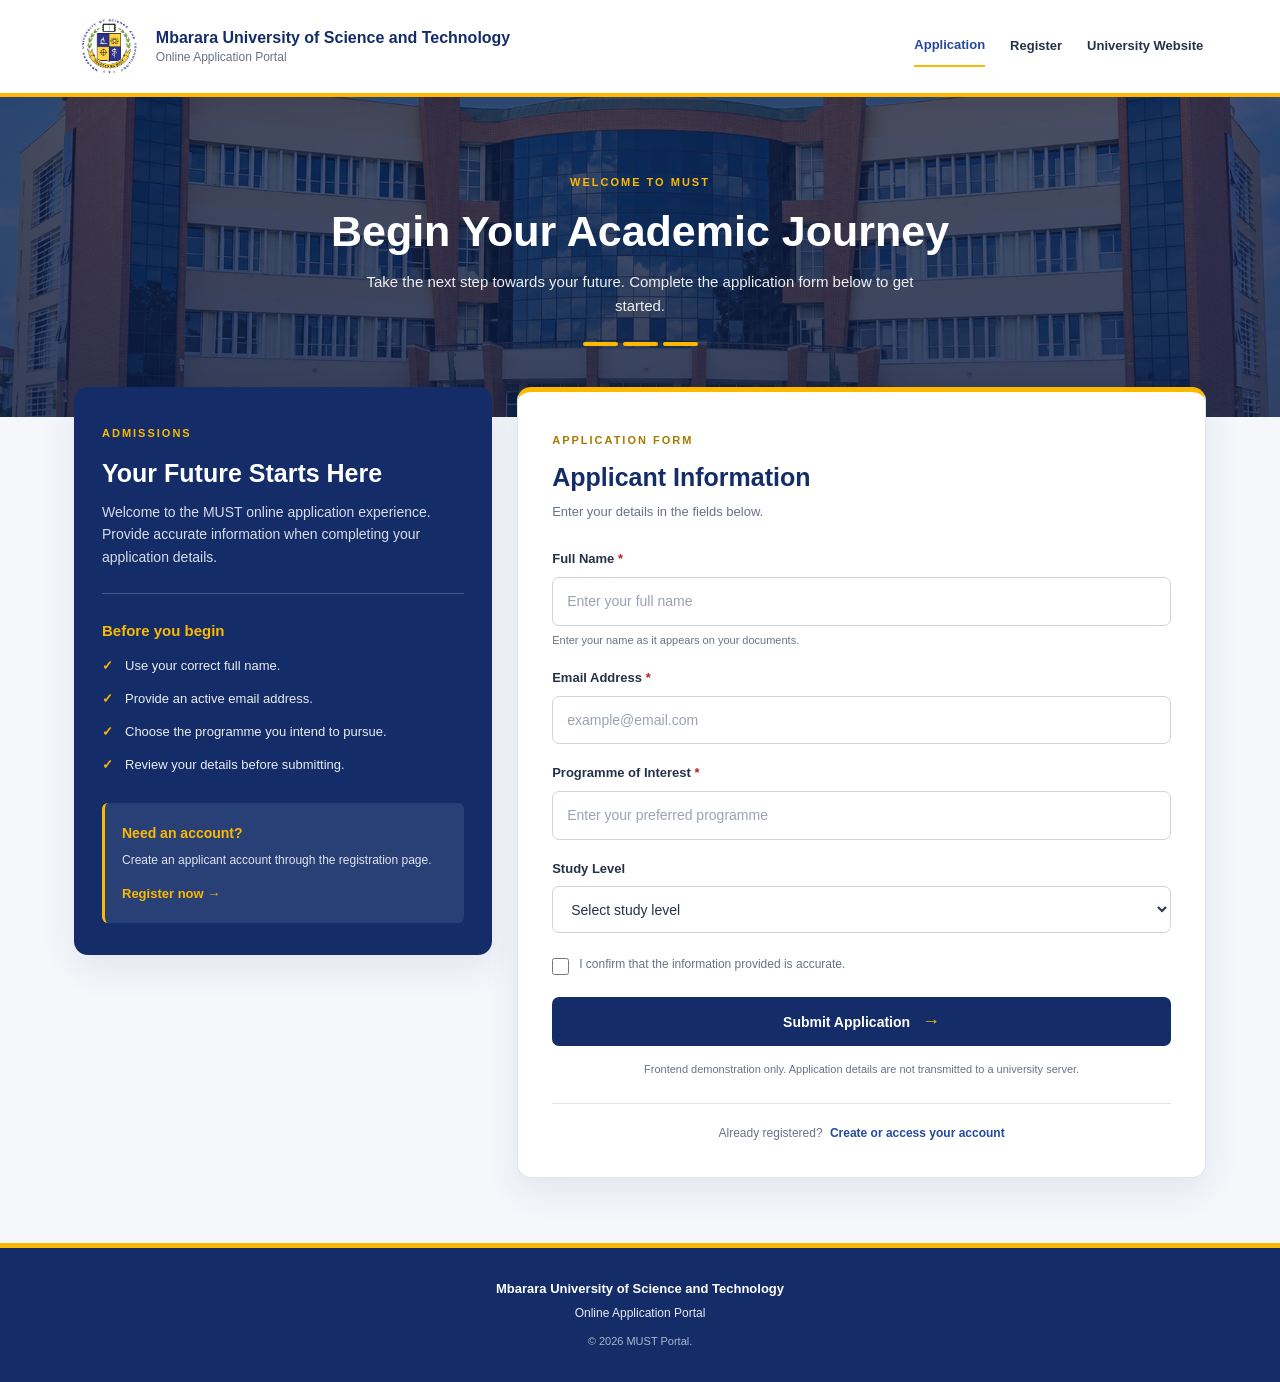
<file: index.html>
<!DOCTYPE html>
<html lang="en">
<head>
    <meta charset="UTF-8">
    <meta name="viewport" content="width=device-width, initial-scale=1.0">

    <meta name="description" content="MUST online application portal frontend prototype.">

    <title>Online Application | MUST</title>

    <link rel="stylesheet" href="style.css">
    <script src="app.js" defer></script>
</head>

<body>
    <header class="site-header">
        <a class="brand" href="index.html" aria-label="MUST application portal home">
            <img
                src="campus_logo.jpg"
                alt="MUST university logo"
                class="university-logo"
            >
            <span class="brand-text">
                <strong>Mbarara University of Science and Technology</strong>
                <small>Online Application Portal</small>
            </span>
        </a>

        <nav class="main-nav" aria-label="Main navigation">
            <a href="index.html" aria-current="page">Application</a>
            <a href="register.html">Register</a>
            <a href="https://www.must.ac.ug/" target="_blank" rel="noopener noreferrer">
                University Website
            </a>
        </nav>
    </header>

    <main>
        <section class="hero-section">
            <div class="hero-content">
                <span class="eyebrow">WELCOME TO MUST</span>

                <h1>Begin Your Academic Journey</h1>

                <p>
                    Take the next step towards your future.
                    Complete the application form below to get started.
                </p>

                <div class="hero-accent">
                    <span></span>
                    <span></span>
                    <span></span>
                </div>
            </div>
        </section>

        <section class="content-section" aria-labelledby="application-title">
            <div class="application-layout">

                <aside class="information-panel">
                    <span class="panel-label">ADMISSIONS</span>

                    <h2>Your Future Starts Here</h2>

                    <p>
                        Welcome to the MUST online application experience.
                        Provide accurate information when completing your
                        application details.
                    </p>

                    <div class="info-divider"></div>

                    <h3>Before you begin</h3>

                    <ul class="check-list">
                        <li>Use your correct full name.</li>
                        <li>Provide an active email address.</li>
                        <li>Choose the programme you intend to pursue.</li>
                        <li>Review your details before submitting.</li>
                    </ul>

                    <div class="information-note">
                        <strong>Need an account?</strong>
                        <p>
                            Create an applicant account through the
                            registration page.
                        </p>
                        <a href="register.html">Register now →</a>
                    </div>
                </aside>

                <section class="form-card">
                    <div class="form-heading">
                        <span class="section-label">APPLICATION FORM</span>
                        <h2 id="application-title">Applicant Information</h2>
                        <p>Enter your details in the fields below.</p>
                    </div>

                    <form id="application-form" novalidate>

                        <div class="form-group">
                            <label for="fullName">Full Name <span>*</span></label>
                            <input
                                type="text"
                                id="fullName"
                                name="fullName"
                                placeholder="Enter your full name"
                                autocomplete="name"
                                minlength="3"
                                maxlength="100"
                                required
                            >
                            <small>Enter your name as it appears on your documents.</small>
                        </div>

                        <div class="form-group">
                            <label for="email">Email Address <span>*</span></label>
                            <input
                                type="email"
                                id="email"
                                name="email"
                                placeholder="example@email.com"
                                autocomplete="email"
                                maxlength="120"
                                required
                            >
                        </div>

                        <div class="form-group">
                            <label for="programme">Programme of Interest <span>*</span></label>
                            <input
                                type="text"
                                id="programme"
                                name="programme"
                                placeholder="Enter your preferred programme"
                                minlength="2"
                                maxlength="120"
                                required
                            >
                        </div>

                        <div class="form-group">
                            <label for="studyLevel">Study Level</label>
                            <select id="studyLevel" name="studyLevel">
                                <option value="">Select study level</option>
                                <option value="Undergraduate">Undergraduate</option>
                                <option value="Postgraduate">Postgraduate</option>
                                <option value="Diploma">Diploma</option>
                                <option value="Certificate">Certificate</option>
                            </select>
                        </div>

                        <div class="form-check">
                            <input
                                type="checkbox"
                                id="confirmDetails"
                                name="confirmDetails"
                                required
                            >
                            <label for="confirmDetails">
                                I confirm that the information provided is accurate.
                            </label>
                        </div>

                        <p
                            class="form-message"
                            id="application-message"
                            role="status"
                            aria-live="polite"
                        ></p>

                        <button type="submit" class="primary-button">
                            Submit Application
                            <span aria-hidden="true">→</span>
                        </button>

                        <p class="form-disclaimer">
                            Frontend demonstration only. Application details
                            are not transmitted to a university server.
                        </p>
                    </form>

                    <div class="form-bottom">
                        Already registered?
                        <a href="register.html">Create or access your account</a>
                    </div>
                </section>

            </div>
        </section>
    </main>

    <footer class="site-footer">
        <div class="footer-inner">
            <p>
                <strong>Mbarara University of Science and Technology</strong>
            </p>
            <p>Online Application Portal</p>
            <p class="copyright">
                &copy; <span id="current-year"></span> MUST Portal.
            </p>
        </div>
    </footer>
</body>
</html>
</file>
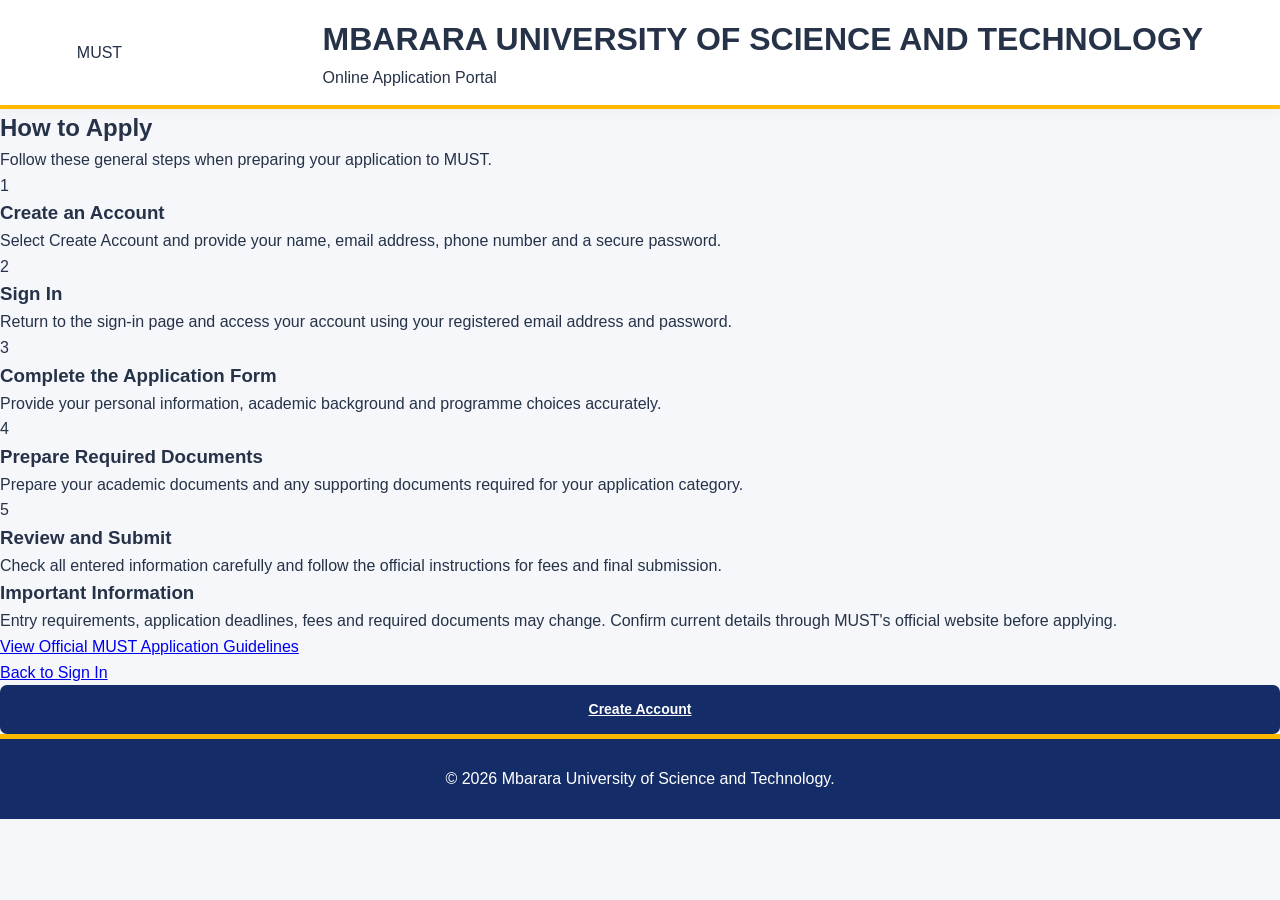
<file: how_to_apply.html>
<!DOCTYPE html>
<html lang="en">
<head>
    <meta charset="UTF-8">
    <meta name="viewport" content="width=device-width, initial-scale=1.0">

    <title>MUST | How to Apply</title>

    <link rel="stylesheet" href="style.css">
</head>

<body>

    <header class="site-header">

        <div class="brand-mark">MUST</div>

        <div class="university-info">
            <h1>MBARARA UNIVERSITY OF SCIENCE AND TECHNOLOGY</h1>
            <p class="subtitle">Online Application Portal</p>
        </div>

    </header>

    <main class="main-content">

        <section class="card guide-card">

            <h2>How to Apply</h2>

            <p class="description">
                Follow these general steps when preparing your application to MUST.
            </p>

            <article class="application-step">

                <span class="step-number">1</span>

                <div>
                    <h3>Create an Account</h3>

                    <p>
                        Select Create Account and provide your name,
                        email address, phone number and a secure password.
                    </p>
                </div>

            </article>

            <article class="application-step">

                <span class="step-number">2</span>

                <div>
                    <h3>Sign In</h3>

                    <p>
                        Return to the sign-in page and access your account
                        using your registered email address and password.
                    </p>
                </div>

            </article>

            <article class="application-step">

                <span class="step-number">3</span>

                <div>
                    <h3>Complete the Application Form</h3>

                    <p>
                        Provide your personal information, academic background
                        and programme choices accurately.
                    </p>
                </div>

            </article>

            <article class="application-step">

                <span class="step-number">4</span>

                <div>
                    <h3>Prepare Required Documents</h3>

                    <p>
                        Prepare your academic documents and any supporting
                        documents required for your application category.
                    </p>
                </div>

            </article>

            <article class="application-step">

                <span class="step-number">5</span>

                <div>
                    <h3>Review and Submit</h3>

                    <p>
                        Check all entered information carefully and follow
                        the official instructions for fees and final submission.
                    </p>
                </div>

            </article>

            <aside class="application-notice">

                <h3>Important Information</h3>

                <p>
                    Entry requirements, application deadlines, fees and
                    required documents may change. Confirm current details
                    through MUST's official website before applying.
                </p>

                <a
                    href="https://www.must.ac.ug/study-at-must/admissions/application-guidelines/"
                    target="_blank"
                    rel="noopener noreferrer"
                >
                    View Official MUST Application Guidelines
                </a>

            </aside>

            <div class="button-group guide-actions">

                <a href="index.html" class="secondary-button">
                    Back to Sign In
                </a>

                <a href="register.html" class="primary-button">
                    Create Account
                </a>

            </div>

        </section>

    </main>

    <footer class="site-footer">
        <p>&copy; 2026 Mbarara University of Science and Technology.</p>
    </footer>

</body>
</html>
</file>
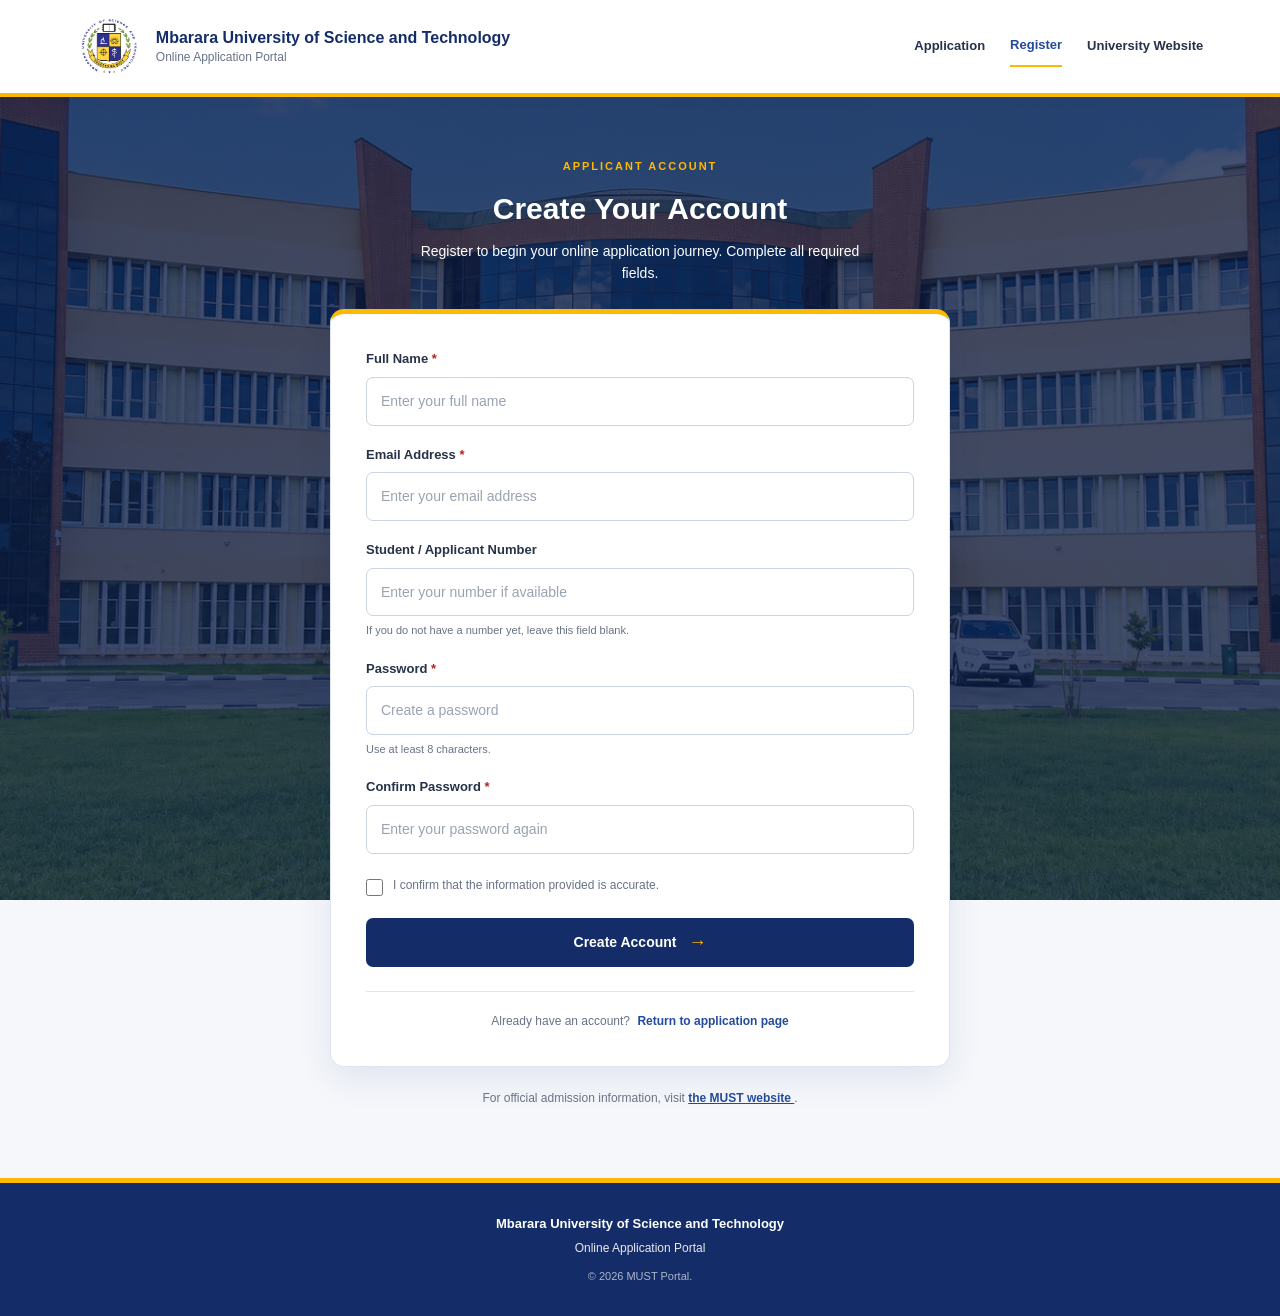
<file: register.html>
<!DOCTYPE html>
<html lang="en">
<head>
    <meta charset="UTF-8">
    <meta name="viewport" content="width=device-width, initial-scale=1.0">

    <meta name="description" content="Applicant registration Portal.">

    <title>Applicant Registration | MUST</title>

    <link rel="stylesheet" href="style.css">
    <script src="app.js" defer></script>
</head>

<body>
    <header class="site-header">
        <a class="brand" href="index.html" aria-label="MUST application portal home">
            <img
                src="campus_logo.jpg"
                alt="MUST university logo"
                class="university-logo"
            >
            <span class="brand-text">
                <strong>Mbarara University of Science and Technology</strong>
                <small>Online Application Portal</small>
            </span>
        </a>

        <nav class="main-nav" aria-label="Main navigation">
            <a href="index.html">Application</a>
            <a href="register.html" aria-current="page">Register</a>
            <a href="https://www.must.ac.ug/" target="_blank" rel="noopener noreferrer">
                University Website
            </a>
        </nav>
    </header>

    <main class="registration-main">
        <section class="registration-wrapper" aria-labelledby="registration-title">

            <div class="registration-intro">
                <span class="section-label">APPLICANT ACCOUNT</span>
                <h1>Create Your Account</h1>
                <p>
                    Register to begin your online application journey.
                    Complete all required fields.
                </p>
            </div>

            <section class="form-card registration-card">
                <form id="registration-form" novalidate>

                    <div class="form-group">
                        <label for="fullname">Full Name <span>*</span></label>
                        <input
                            type="text"
                            id="fullname"
                            name="fullName"
                            placeholder="Enter your full name"
                            autocomplete="name"
                            minlength="3"
                            maxlength="100"
                            required
                        >
                    </div>

                    <div class="form-group">
                        <label for="email">Email Address <span>*</span></label>
                        <input
                            type="email"
                            id="email"
                            name="email"
                            placeholder="Enter your email address"
                            autocomplete="email"
                            maxlength="120"
                            required
                        >
                    </div>

                    <div class="form-group">
                        <label for="studentnumber">Student / Applicant Number</label>
                        <input
                            type="text"
                            id="studentnumber"
                            name="studentNumber"
                            placeholder="Enter your number if available"
                            autocomplete="off"
                            maxlength="40"
                        >
                        <small>
                            If you do not have a number yet, leave this field blank.
                        </small>
                    </div>

                    <div class="form-group">
                        <label for="password">Password <span>*</span></label>
                        <input
                            type="password"
                            id="password"
                            name="password"
                            placeholder="Create a password"
                            autocomplete="new-password"
                            minlength="8"
                            maxlength="72"
                            required
                        >
                        <small>Use at least 8 characters.</small>
                    </div>

                    <div class="form-group">
                        <label for="confirm-password">
                            Confirm Password <span>*</span>
                        </label>
                        <input
                            type="password"
                            id="confirm-password"
                            name="confirmPassword"
                            placeholder="Enter your password again"
                            autocomplete="new-password"
                            minlength="8"
                            maxlength="72"
                            required
                        >
                    </div>

                    <div class="form-check">
                        <input
                            type="checkbox"
                            id="terms"
                            name="terms"
                            required
                        >
                        <label for="terms">
                            I confirm that the information provided is accurate.
                        </label>
                    </div>

                    <p
                        class="form-message"
                        id="registration-message"
                        role="status"
                        aria-live="polite"
                    ></p>

                    <button type="submit" class="primary-button">
                        Create Account
                        <span aria-hidden="true">→</span>
                    </button>

                </form>

                <div class="form-bottom">
                    Already have an account?
                    <a href="index.html">Return to application page</a>
                </div>
            </section>

            <p class="registration-help">
                For official admission information, visit
                <a href="https://www.must.ac.ug/" target="_blank" rel="noopener noreferrer">
                    the MUST website
                </a>.
            </p>

        </section>
    </main>

    <footer class="site-footer">
        <div class="footer-inner">
            <p>
                <strong>Mbarara University of Science and Technology</strong>
            </p>
            <p>Online Application Portal</p>
            <p class="copyright">
                &copy; <span id="current-year"></span> MUST Portal.
            </p>
        </div>
    </footer>
</body>
</html>
</file>
<file: style.css>
/*MUST ONLINE APPLICATION PORTAL*/

/* COLOUR SYSTEM */
:root {
    --must-navy: #142D68;
    --must-blue: #244B9B;
    --must-dark: #0D204D;
    --must-gold: #FCB900;

    --white: #FFFFFF;
    --background: #F5F7FB;
    --surface: #FFFFFF;

    --text: #263247;
    --muted: #687386;
    --border: #E0E5ED;

    --success: #187A43;
    --error: #B42318;

    --shadow: 0 12px 35px rgba(20, 45, 104, 0.09);
    --radius: 14px;
}

/* RESET */
* {
    margin: 0;
    padding: 0;
    box-sizing: border-box;
}

html {
    scroll-behavior: smooth;
}

body {
    min-height: 100vh;
    font-family: "Segoe UI", Arial, sans-serif;
    color: var(--text);
    background: var(--background);
    line-height: 1.6;
}

/* HEADER */
.site-header {
    min-height: 92px;
    padding: 14px 6%;
    display: flex;
    justify-content: space-between;
    align-items: center;
    gap: 24px;
    flex-wrap: wrap;

    background: var(--white);
    border-bottom: 4px solid var(--must-gold);
    box-shadow: 0 3px 15px rgba(0, 0, 0, 0.04);
    position: relative;
    z-index: 2;
}

.brand {
    display: flex;
    align-items: center;
    gap: 14px;
    color: var(--must-navy);
    text-decoration: none;
}

.brand:hover {
    text-decoration: none;
}

.university-logo {
    width: 65px;
    height: 65px;
    object-fit: contain;
    flex-shrink: 0;
}

.brand-text {
    display: flex;
    flex-direction: column;
    line-height: 1.4;
}

.brand-text strong {
    color: var(--must-navy);
    font-size: 16px;
    font-weight: 750;
}

.brand-text small {
    color: var(--muted);
    font-size: 12px;
}

/* NAVIGATION */
.main-nav {
    display: flex;
    align-items: center;
    gap: 25px;
    flex-wrap: wrap;
}

.main-nav a {
    color: var(--text);
    text-decoration: none;
    font-size: 13px;
    font-weight: 650;
    padding: 9px 0;
    transition: color 0.2s ease;
}

.main-nav a:hover,
.main-nav a[aria-current="page"] {
    color: var(--must-blue);
}

.main-nav a[aria-current="page"] {
    border-bottom: 2px solid var(--must-gold);
}

/* HERO SECTION */
.hero-section {
    min-height: 320px;
    display: flex;
    align-items: center;
    justify-content: center;
    text-align: center;
    padding: 65px 20px;

    background:
        linear-gradient(
            rgba(13, 32, 77, 0.66),
            rgba(13, 32, 77, 0.76)
        ),
        url("Campus-building1.png");

    background-size: cover;
    background-position: center 40%;
    background-repeat: no-repeat;
}

.hero-content {
    width: 100%;
    max-width: 760px;
}

.eyebrow,
.section-label,
.panel-label {
    display: inline-block;
    color: #A87900;
    font-size: 11px;
    font-weight: 800;
    letter-spacing: 2px;
}

.hero-section .eyebrow {
    color: var(--must-gold);
}

.hero-content h1 {
    margin: 12px 0;
    color: var(--white);
    font-size: clamp(28px, 5vw, 43px);
    line-height: 1.2;
    font-weight: 750;
}

.hero-content p {
    max-width: 570px;
    margin: 0 auto;
    color: rgba(255, 255, 255, 0.92);
    font-size: 15px;
}

.hero-accent {
    display: flex;
    justify-content: center;
    gap: 5px;
    margin-top: 24px;
}

.hero-accent span {
    width: 35px;
    height: 4px;
    border-radius: 10px;
    background: var(--must-gold);
}

/* MAIN APPLICATION CONTENT */
.content-section {
    width: 100%;
    max-width: 1180px;
    margin: -30px auto 65px;
    padding: 0 24px;
    position: relative;
    z-index: 1;
}

.application-layout {
    display: grid;
    grid-template-columns: minmax(250px, 0.85fr) minmax(0, 1.4fr);
    align-items: start;
    gap: 25px;
}

/* INFORMATION PANEL */
.information-panel {
    padding: 32px 28px;
    color: var(--white);
    background: var(--must-navy);
    border-radius: var(--radius);
    box-shadow: var(--shadow);
}

.information-panel .panel-label {
    color: var(--must-gold);
}

.information-panel h2 {
    margin: 12px 0;
    color: var(--white);
    font-size: 25px;
    line-height: 1.3;
}

.information-panel > p {
    color: rgba(255, 255, 255, 0.83);
    font-size: 14px;
}

.info-divider {
    height: 1px;
    margin: 25px 0;
    background: rgba(255, 255, 255, 0.2);
}

.information-panel h3 {
    margin-bottom: 13px;
    color: var(--must-gold);
    font-size: 15px;
}

.check-list {
    list-style: none;
}

.check-list li {
    position: relative;
    padding-left: 23px;
    margin-bottom: 12px;
    color: rgba(255, 255, 255, 0.91);
    font-size: 13px;
}

.check-list li::before {
    content: "✓";
    position: absolute;
    left: 0;
    color: var(--must-gold);
    font-weight: 800;
}

.information-note {
    margin-top: 28px;
    padding: 17px;
    background: rgba(255, 255, 255, 0.09);
    border-left: 3px solid var(--must-gold);
    border-radius: 6px;
}

.information-note strong {
    color: var(--must-gold);
    font-size: 14px;
}

.information-note p {
    margin: 5px 0 10px;
    color: rgba(255, 255, 255, 0.85);
    font-size: 12px;
}

.information-note a {
    color: var(--must-gold);
    font-size: 13px;
    font-weight: 700;
    text-decoration: none;
}

/* FORM CARD */
.form-card {
    width: 100%;
    padding: 34px;
    background: var(--surface);
    border: 1px solid var(--border);
    border-top: 5px solid var(--must-gold);
    border-radius: var(--radius);
    box-shadow: var(--shadow);
}

.form-heading {
    margin-bottom: 27px;
}

.form-heading h2 {
    margin: 5px 0;
    color: var(--must-navy);
    font-size: 25px;
}

.form-heading p {
    color: var(--muted);
    font-size: 13px;
}

/* FORM INPUTS */
.form-group {
    margin-bottom: 19px;
}

.form-group label {
    display: block;
    margin-bottom: 7px;
    color: var(--text);
    font-size: 13px;
    font-weight: 700;
}

.form-group label span {
    color: var(--error);
}

.form-group input,
.form-group select {
    display: block;
    width: 100%;
    min-height: 47px;
    padding: 12px 14px;

    color: var(--text);
    background: #FFFFFF;
    border: 1px solid #CCD4E0;
    border-radius: 7px;

    font: inherit;
    font-size: 14px;
    transition: border-color 0.2s ease, box-shadow 0.2s ease;
}

.form-group input::placeholder {
    color: #9AA3B2;
}

.form-group input:focus,
.form-group select:focus {
    outline: none;
    border-color: var(--must-blue);
    box-shadow: 0 0 0 3px rgba(36, 75, 155, 0.12);
}

.form-group small {
    display: block;
    margin-top: 6px;
    color: var(--muted);
    font-size: 11px;
}

/* CHECKBOX */
.form-check {
    display: flex;
    align-items: flex-start;
    gap: 10px;
    margin: 22px 0;
}

.form-check input {
    width: 17px;
    height: 17px;
    margin-top: 3px;
    accent-color: var(--must-navy);
    flex-shrink: 0;
}

.form-check label {
    color: var(--muted);
    font-size: 12px;
    cursor: pointer;
}

/* BUTTON */
.primary-button {
    width: 100%;
    min-height: 49px;
    display: flex;
    align-items: center;
    justify-content: center;
    gap: 12px;

    padding: 13px 20px;
    color: var(--white);
    background: var(--must-navy);
    border: none;
    border-radius: 7px;

    font-size: 14px;
    font-weight: 750;
    cursor: pointer;

    transition: background 0.2s ease, transform 0.2s ease;
}

.primary-button:hover {
    background: var(--must-dark);
    transform: translateY(-1px);
}

.primary-button:focus-visible {
    outline: 3px solid var(--must-gold);
    outline-offset: 3px;
}

.primary-button span {
    color: var(--must-gold);
    font-size: 18px;
}

/* FEEDBACK MESSAGES */
.form-message {
    display: none;
    margin: 15px 0;
    padding: 12px 14px;
    border-radius: 7px;
    font-size: 13px;
}

.form-message.visible {
    display: block;
}

.form-message.success {
    color: var(--success);
    background: #EAF7EF;
    border-left: 4px solid var(--success);
}

.form-message.error {
    color: var(--error);
    background: #FDECEC;
    border-left: 4px solid var(--error);
}

.form-disclaimer {
    margin-top: 15px;
    color: var(--muted);
    font-size: 11px;
    text-align: center;
}

.form-bottom {
    margin-top: 24px;
    padding-top: 20px;
    border-top: 1px solid var(--border);
    color: var(--muted);
    font-size: 12px;
    text-align: center;
}

.form-bottom a {
    display: inline-block;
    margin-left: 4px;
    color: var(--must-blue);
    font-weight: 700;
    text-decoration: none;
}

.form-bottom a:hover,
.information-note a:hover {
    text-decoration: underline;
}

/* REGISTRATION PAGE */
.registration-main {
    min-height: 70vh;
    padding: 55px 20px 70px;
    background:
        linear-gradient(
            135deg,
            rgba(252, 185, 0, 0.06),
            transparent 40%
        ),
        var(--background);
}

.registration-wrapper {
    width: 100%;
    max-width: 620px;
    margin: 0 auto;
}

.registration-intro {
    margin-bottom: 25px;
    text-align: center;
}

.registration-intro h1 {
    margin: 7px 0;
    color: var(--must-navy);
    font-size: 30px;
}

.registration-intro p {
    max-width: 460px;
    margin: 0 auto;
    color: var(--muted);
    font-size: 14px;
}

.registration-card {
    padding: 35px;
}

.registration-help {
    margin-top: 22px;
    color: var(--muted);
    font-size: 12px;
    text-align: center;
}

.registration-help a {
    color: var(--must-blue);
    font-weight: 700;
}

/* FOOTER */
.site-footer {
    padding: 27px 20px;
    color: var(--white);
    background: var(--must-navy);
    border-top: 5px solid var(--must-gold);
    text-align: center;
}

.footer-inner p {
    margin: 4px 0;
    color: rgba(255, 255, 255, 0.9);
    font-size: 12px;
}

.footer-inner strong {
    color: var(--white);
    font-size: 13px;
}

.footer-inner .copyright {
    margin-top: 10px;
    color: rgba(255, 255, 255, 0.65);
    font-size: 11px;
}

/* RESPONSIVE TABLET */
@media (max-width: 850px) {
    .site-header {
        padding: 14px 4%;
    }

    .application-layout {
        grid-template-columns: 1fr;
    }

    .information-panel {
        order: 2;
    }

    .form-card {
        order: 1;
    }

    .content-section {
        margin-top: -20px;
    }

    .hero-section {
        min-height: 280px;
    }
}

/* RESPONSIVE MOBILE */
@media (max-width: 600px) {
    .site-header {
        justify-content: center;
        text-align: center;
        padding: 15px;
    }

    .brand {
        flex-direction: column;
        gap: 7px;
    }

    .university-logo {
        width: 62px;
        height: 62px;
    }

    .brand-text strong {
        font-size: 14px;
    }

    .brand-text small {
        font-size: 11px;
    }

    .main-nav {
        width: 100%;
        justify-content: center;
        gap: 18px;
    }

    .main-nav a {
        font-size: 12px;
    }

    .hero-section {
        min-height: 260px;
        padding: 45px 18px;
    }

    .hero-content h1 {
        font-size: 29px;
    }

    .hero-content p {
        font-size: 13px;
    }

    .content-section {
        padding: 0 13px;
        margin-bottom: 40px;
    }

    .form-card,
    .registration-card {
        padding: 24px 18px;
    }

    .form-heading h2 {
        font-size: 21px;
    }

    .information-panel {
        padding: 25px 21px;
    }

    .registration-main {
        padding: 35px 13px 45px;
    }

    .registration-intro h1 {
        font-size: 25px;
    }

    .site-footer {
        padding: 23px 15px;
    }
}

/* SMALL MOBILE */
@media (max-width: 360px) {
    .brand-text strong {
        font-size: 12px;
    }

    .main-nav {
        gap: 12px;
    }

    .main-nav a {
        font-size: 11px;
    }

    .form-card,
    .registration-card {
        padding: 20px 14px;
    }

    .hero-content h1 {
        font-size: 25px;
    }
}

/* REDUCED MOTION ACCESSIBILITY */
@media (prefers-reduced-motion: reduce) {
    *,
    *::before,
    *::after {
        scroll-behavior: auto !important;
        transition-duration: 0.01ms !important;
        animation-duration: 0.01ms !important;
    }
}

/* CAMPUS BACKGROUND - REGISTRATION PAGE */
.registration-main {
    background:
        linear-gradient(
            rgba(13, 32, 77, 0.68),
            rgba(13, 32, 77, 0.72)
        ),
        url("Campus-building1.png");

    background-size: cover;
    background-position: center;
    background-repeat: no-repeat;
    background-attachment: fixed;
}

.registration-intro h1,
.registration-intro p {
    color: #FFFFFF;
}

.registration-intro .section-label {
    color: #FCB900;
}

/* CAMPUS BACKGROUND - REGISTRATION PAGE */
.registration-main {
    background:
        linear-gradient(
            rgba(13, 32, 77, 0.68),
            rgba(13, 32, 77, 0.72)
        ),
        url("Campus-building1.png");

    background-size: cover;
    background-position: center;
    background-repeat: no-repeat;
    background-attachment: fixed;
}

.registration-intro h1,
.registration-intro p {
    color: #FFFFFF;
}

.registration-intro .section-label {
    color: #FCB900;
}
</file>
